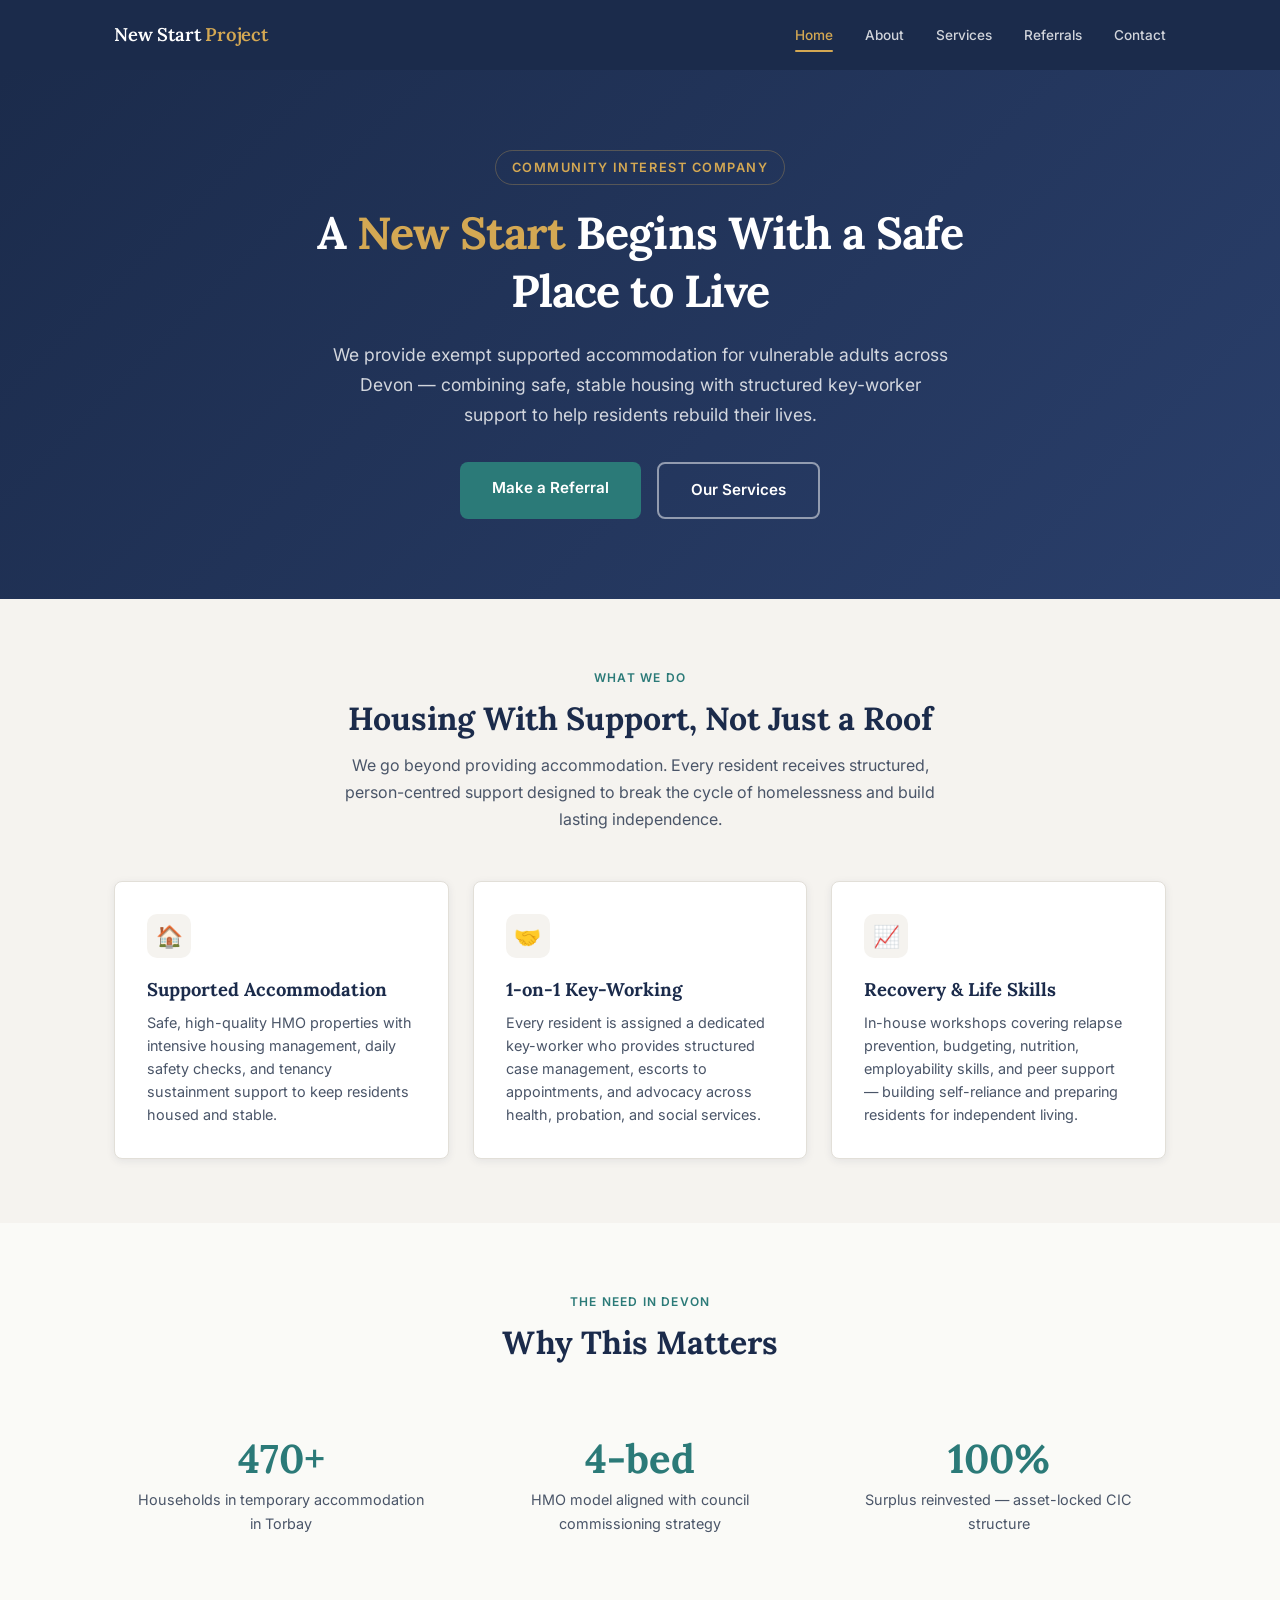
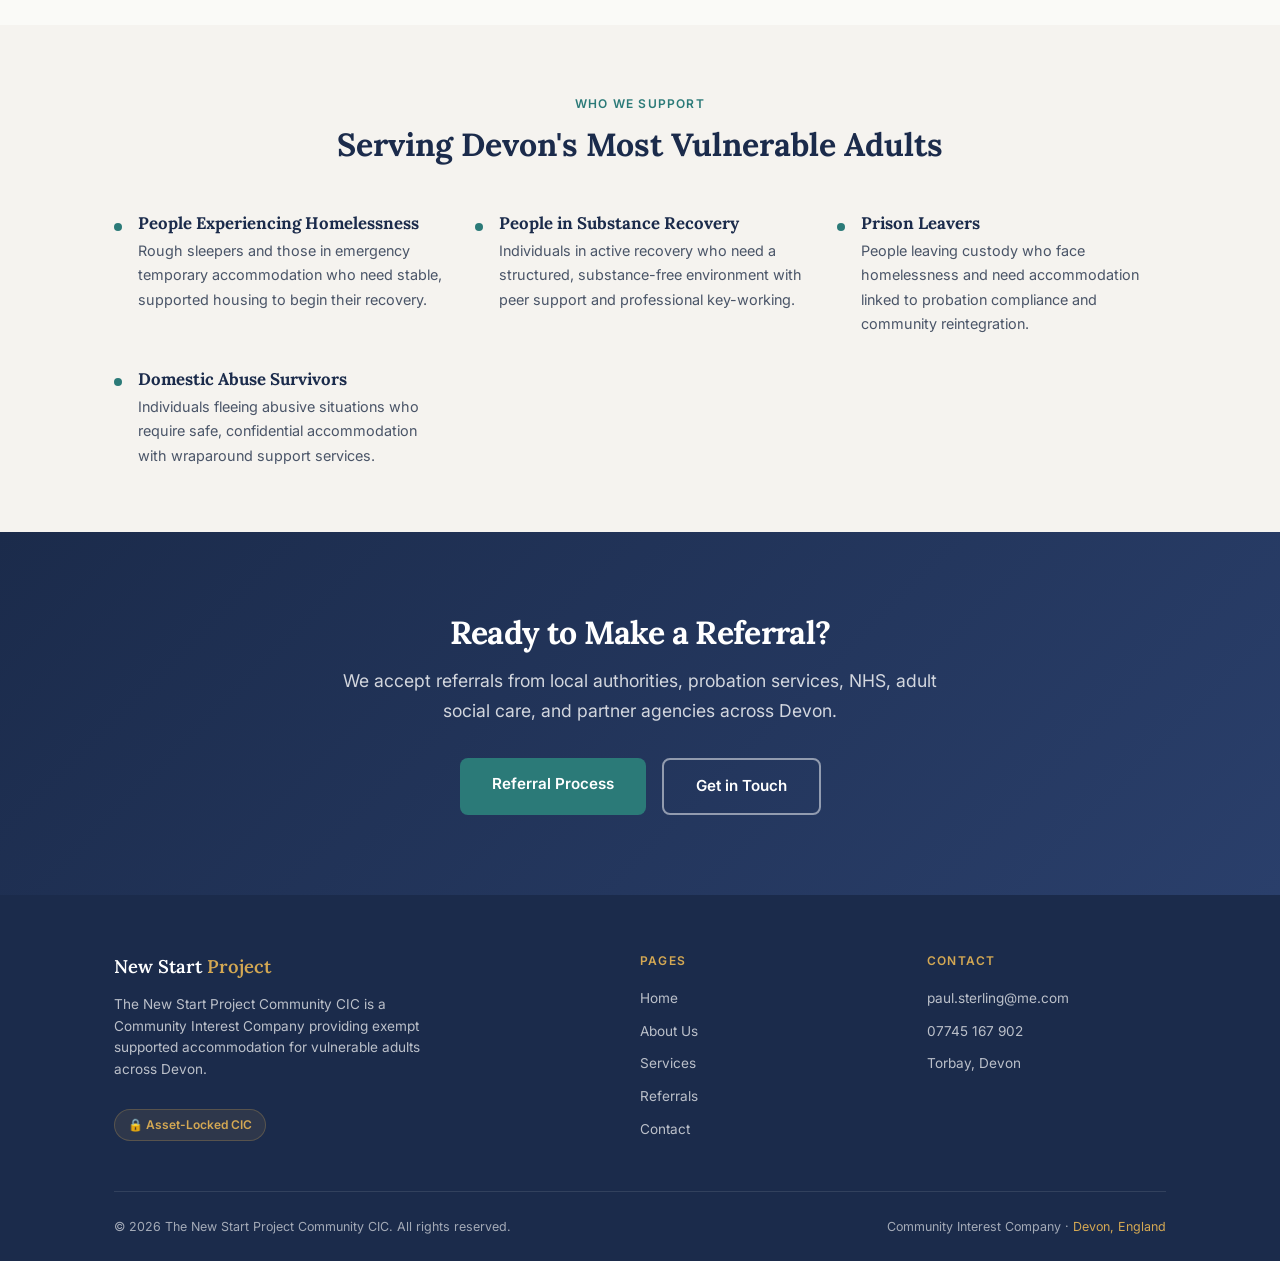
<file: index.html>
<!DOCTYPE html>
<html lang="en">
<head>
  <meta charset="UTF-8">
  <meta name="viewport" content="width=device-width, initial-scale=1.0">
  <title>The New Start Project Community CIC | Supported Housing in Devon</title>
  <meta name="description" content="Exempt supported accommodation for vulnerable adults in Torbay, Devon. Safe housing with structured support for people experiencing homelessness, in recovery, or leaving prison.">
  <link rel="stylesheet" href="style.css">
</head>
<body>

  <nav class="site-nav">
    <div class="nav-inner">
      <a href="index.html" class="nav-brand">New Start <span>Project</span></a>
      <button class="nav-toggle" onclick="document.querySelector('.nav-links').classList.toggle('open')" aria-label="Menu">
        <span></span><span></span><span></span>
      </button>
      <ul class="nav-links">
        <li><a href="index.html" class="active">Home</a></li>
        <li><a href="about.html">About</a></li>
        <li><a href="services.html">Services</a></li>
        <li><a href="referrals.html">Referrals</a></li>
        <li><a href="contact.html">Contact</a></li>
      </ul>
    </div>
  </nav>

  <section class="hero">
    <div class="hero-inner">
      <div class="hero-tag">Community Interest Company</div>
      <h1>A <em>New Start</em> Begins With a Safe Place to Live</h1>
      <p>We provide exempt supported accommodation for vulnerable adults across Devon — combining safe, stable housing with structured key-worker support to help residents rebuild their lives.</p>
      <div class="hero-buttons">
        <a href="referrals.html" class="hero-cta">Make a Referral</a>
        <a href="services.html" class="hero-cta-outline">Our Services</a>
      </div>
    </div>
  </section>

  <div class="section section-alt">
    <div class="section-inner">
      <div class="section-header">
        <div class="section-label">What We Do</div>
        <h2>Housing With Support, Not Just a Roof</h2>
        <p>We go beyond providing accommodation. Every resident receives structured, person-centred support designed to break the cycle of homelessness and build lasting independence.</p>
      </div>
      <div class="cards-grid">
        <div class="card">
          <div class="card-icon">🏠</div>
          <h3>Supported Accommodation</h3>
          <p>Safe, high-quality HMO properties with intensive housing management, daily safety checks, and tenancy sustainment support to keep residents housed and stable.</p>
        </div>
        <div class="card">
          <div class="card-icon">🤝</div>
          <h3>1-on-1 Key-Working</h3>
          <p>Every resident is assigned a dedicated key-worker who provides structured case management, escorts to appointments, and advocacy across health, probation, and social services.</p>
        </div>
        <div class="card">
          <div class="card-icon">📈</div>
          <h3>Recovery &amp; Life Skills</h3>
          <p>In-house workshops covering relapse prevention, budgeting, nutrition, employability skills, and peer support — building self-reliance and preparing residents for independent living.</p>
        </div>
      </div>
    </div>
  </div>

  <div class="section">
    <div class="section-inner">
      <div class="section-header">
        <div class="section-label">The Need in Devon</div>
        <h2>Why This Matters</h2>
      </div>
      <div class="stats-row">
        <div class="stat">
          <div class="stat-number">470+</div>
          <div class="stat-label">Households in temporary accommodation in Torbay</div>
        </div>
        <div class="stat">
          <div class="stat-number">4-bed</div>
          <div class="stat-label">HMO model aligned with council commissioning strategy</div>
        </div>
        <div class="stat">
          <div class="stat-number">100%</div>
          <div class="stat-label">Surplus reinvested — asset-locked CIC structure</div>
        </div>
      </div>
    </div>
  </div>

  <div class="section section-alt">
    <div class="section-inner">
      <div class="section-header">
        <div class="section-label">Who We Support</div>
        <h2>Serving Devon's Most Vulnerable Adults</h2>
      </div>
      <div class="feature-list">
        <div class="feature">
          <div class="feature-marker"></div>
          <div>
            <h4>People Experiencing Homelessness</h4>
            <p>Rough sleepers and those in emergency temporary accommodation who need stable, supported housing to begin their recovery.</p>
          </div>
        </div>
        <div class="feature">
          <div class="feature-marker"></div>
          <div>
            <h4>People in Substance Recovery</h4>
            <p>Individuals in active recovery who need a structured, substance-free environment with peer support and professional key-working.</p>
          </div>
        </div>
        <div class="feature">
          <div class="feature-marker"></div>
          <div>
            <h4>Prison Leavers</h4>
            <p>People leaving custody who face homelessness and need accommodation linked to probation compliance and community reintegration.</p>
          </div>
        </div>
        <div class="feature">
          <div class="feature-marker"></div>
          <div>
            <h4>Domestic Abuse Survivors</h4>
            <p>Individuals fleeing abusive situations who require safe, confidential accommodation with wraparound support services.</p>
          </div>
        </div>
      </div>
    </div>
  </div>

  <section class="hero">
    <div class="hero-inner">
      <h2 style="color: var(--white); font-size: 2rem;">Ready to Make a Referral?</h2>
      <p>We accept referrals from local authorities, probation services, NHS, adult social care, and partner agencies across Devon.</p>
      <div class="hero-buttons">
        <a href="referrals.html" class="hero-cta">Referral Process</a>
        <a href="contact.html" class="hero-cta-outline">Get in Touch</a>
      </div>
    </div>
  </section>

  <footer class="site-footer">
    <div class="footer-inner">
      <div class="footer-grid">
        <div>
          <div class="footer-brand">New Start <span>Project</span></div>
          <p class="footer-desc">The New Start Project Community CIC is a Community Interest Company providing exempt supported accommodation for vulnerable adults across Devon.</p>
          <div class="cic-badge" style="margin-top: 0.75rem;">🔒 Asset-Locked CIC</div>
        </div>
        <div>
          <div class="footer-heading">Pages</div>
          <ul class="footer-links">
            <li><a href="index.html">Home</a></li>
            <li><a href="about.html">About Us</a></li>
            <li><a href="services.html">Services</a></li>
            <li><a href="referrals.html">Referrals</a></li>
            <li><a href="contact.html">Contact</a></li>
          </ul>
        </div>
        <div>
          <div class="footer-heading">Contact</div>
          <ul class="footer-links">
            <li><a href="mailto:paul.sterling@me.com">paul.sterling@me.com</a></li>
            <li><a href="tel:07745167902">07745 167 902</a></li>
            <li>Torbay, Devon</li>
          </ul>
        </div>
      </div>
      <div class="footer-bottom">
        <div>&copy; 2026 The New Start Project Community CIC. All rights reserved.</div>
        <div>Community Interest Company &middot; <span>Devon, England</span></div>
      </div>
    </div>
  </footer>

</body>
</html>
</file>
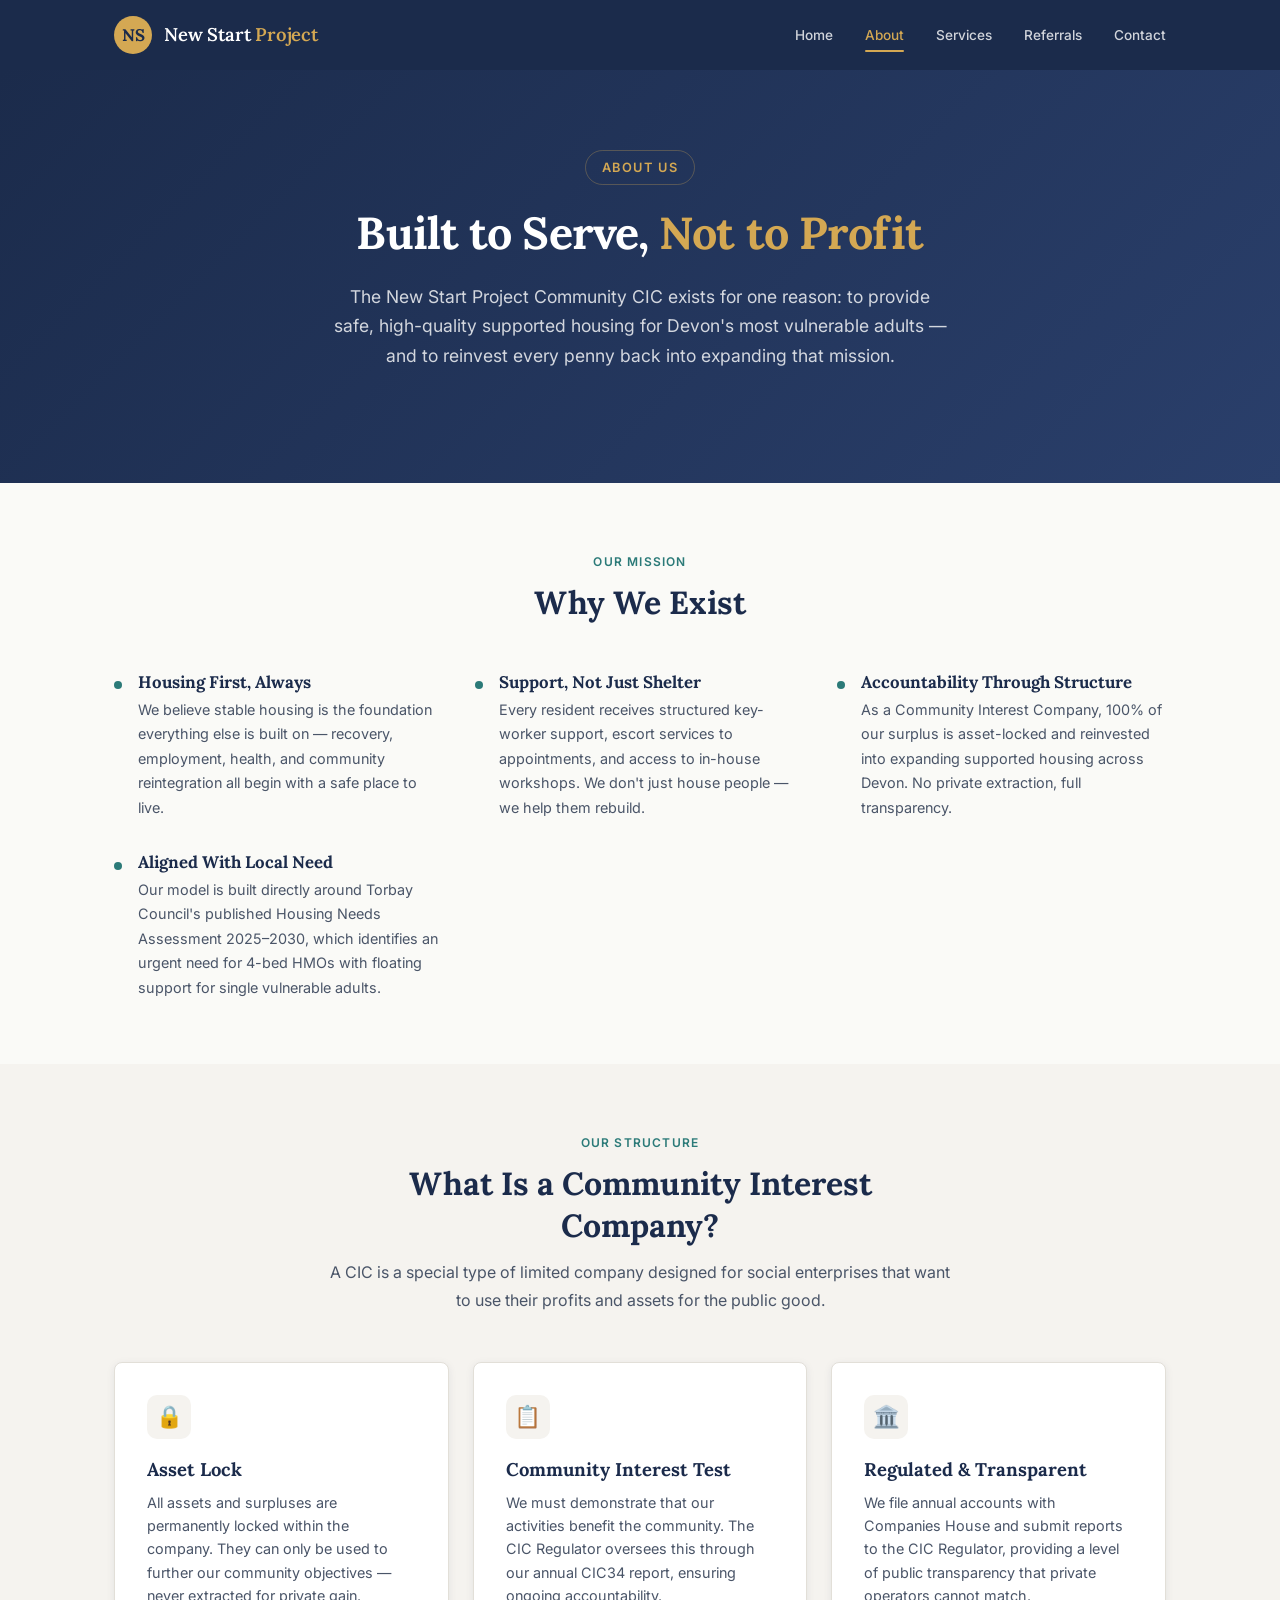
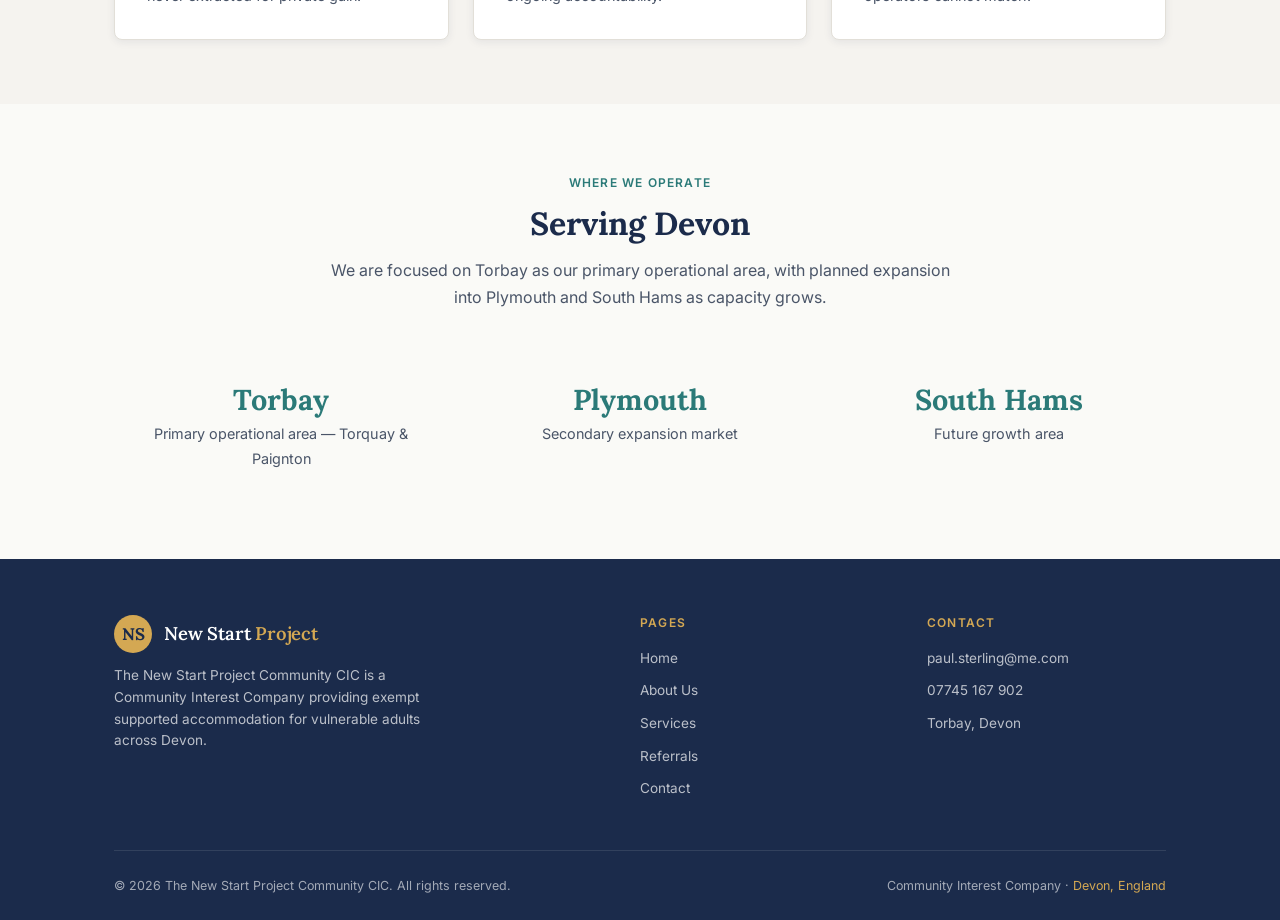
<file: about.html>
<!DOCTYPE html>
<html lang="en">
<head>
  <meta charset="UTF-8">
  <meta name="viewport" content="width=device-width, initial-scale=1.0">
  <title>About Us | The New Start Project Community CIC</title>
  <meta name="description" content="Learn about The New Start Project Community CIC — our mission, values, and commitment to providing supported housing for vulnerable adults in Devon.">
  <link rel="preconnect" href="https://fonts.googleapis.com">
  <link href="https://fonts.googleapis.com/css2?family=Inter:wght@400;500;600;700;800&display=swap" rel="stylesheet">
  <link rel="stylesheet" href="style.css">
</head>
<body>

  <header>
    <div class="nav-container">
      <a href="index.html" class="logo">
        <div class="logo-icon">NS</div>
        <div class="logo-text">New Start <span>Project</span></div>
      </a>
      <button class="nav-toggle" onclick="document.querySelector('nav ul').classList.toggle('open')" aria-label="Toggle menu">
        <span></span><span></span><span></span>
      </button>
      <nav>
        <ul>
          <li><a href="index.html">Home</a></li>
          <li><a href="about.html" class="active">About</a></li>
          <li><a href="services.html">Services</a></li>
          <li><a href="referrals.html">Referrals</a></li>
          <li><a href="contact.html">Contact</a></li>
        </ul>
      </nav>
    </div>
  </header>

  <section class="hero">
    <div class="container">
      <div class="hero-badge">About Us</div>
      <h1>Built to Serve, <span>Not to Profit</span></h1>
      <p>The New Start Project Community CIC exists for one reason: to provide safe, high-quality supported housing for Devon's most vulnerable adults — and to reinvest every penny back into expanding that mission.</p>
    </div>
  </section>

  <!-- MISSION -->
  <section>
    <div class="container">
      <div class="section-header">
        <div class="section-label">Our Mission</div>
        <h2>Why We Exist</h2>
      </div>
      <div class="feature-list">
        <div class="feature">
          <div class="feature-marker"></div>
          <div>
            <h4>Housing First, Always</h4>
            <p>We believe stable housing is the foundation everything else is built on — recovery, employment, health, and community reintegration all begin with a safe place to live.</p>
          </div>
        </div>
        <div class="feature">
          <div class="feature-marker"></div>
          <div>
            <h4>Support, Not Just Shelter</h4>
            <p>Every resident receives structured key-worker support, escort services to appointments, and access to in-house workshops. We don't just house people — we help them rebuild.</p>
          </div>
        </div>
        <div class="feature">
          <div class="feature-marker"></div>
          <div>
            <h4>Accountability Through Structure</h4>
            <p>As a Community Interest Company, 100% of our surplus is asset-locked and reinvested into expanding supported housing across Devon. No private extraction, full transparency.</p>
          </div>
        </div>
        <div class="feature">
          <div class="feature-marker"></div>
          <div>
            <h4>Aligned With Local Need</h4>
            <p>Our model is built directly around Torbay Council's published Housing Needs Assessment 2025–2030, which identifies an urgent need for 4-bed HMOs with floating support for single vulnerable adults.</p>
          </div>
        </div>
      </div>
    </div>
  </section>

  <!-- CIC STRUCTURE -->
  <section>
    <div class="container">
      <div class="section-header">
        <div class="section-label">Our Structure</div>
        <h2>What Is a Community Interest Company?</h2>
        <p>A CIC is a special type of limited company designed for social enterprises that want to use their profits and assets for the public good.</p>
      </div>
      <div class="card-grid">
        <div class="card">
          <div class="card-icon">🔒</div>
          <h3>Asset Lock</h3>
          <p>All assets and surpluses are permanently locked within the company. They can only be used to further our community objectives — never extracted for private gain.</p>
        </div>
        <div class="card">
          <div class="card-icon">📋</div>
          <h3>Community Interest Test</h3>
          <p>We must demonstrate that our activities benefit the community. The CIC Regulator oversees this through our annual CIC34 report, ensuring ongoing accountability.</p>
        </div>
        <div class="card">
          <div class="card-icon">🏛️</div>
          <h3>Regulated &amp; Transparent</h3>
          <p>We file annual accounts with Companies House and submit reports to the CIC Regulator, providing a level of public transparency that private operators cannot match.</p>
        </div>
      </div>
    </div>
  </section>

  <!-- AREA -->
  <section>
    <div class="container">
      <div class="section-header">
        <div class="section-label">Where We Operate</div>
        <h2>Serving Devon</h2>
        <p>We are focused on Torbay as our primary operational area, with planned expansion into Plymouth and South Hams as capacity grows.</p>
      </div>
      <div class="stats-row">
        <div class="stat">
          <div class="stat-number" style="font-size: 1.8rem;">Torbay</div>
          <div class="stat-label">Primary operational area — Torquay &amp; Paignton</div>
        </div>
        <div class="stat">
          <div class="stat-number" style="font-size: 1.8rem;">Plymouth</div>
          <div class="stat-label">Secondary expansion market</div>
        </div>
        <div class="stat">
          <div class="stat-number" style="font-size: 1.8rem;">South Hams</div>
          <div class="stat-label">Future growth area</div>
        </div>
      </div>
    </div>
  </section>

  <footer>
    <div class="container">
      <div class="footer-grid">
        <div class="footer-brand">
          <div class="logo" style="margin-bottom: 0.5rem;">
            <div class="logo-icon">NS</div>
            <div class="logo-text">New Start <span>Project</span></div>
          </div>
          <p>The New Start Project Community CIC is a Community Interest Company providing exempt supported accommodation for vulnerable adults across Devon.</p>
        </div>
        <div>
          <h4>PAGES</h4>
          <ul>
            <li><a href="index.html">Home</a></li>
            <li><a href="about.html">About Us</a></li>
            <li><a href="services.html">Services</a></li>
            <li><a href="referrals.html">Referrals</a></li>
            <li><a href="contact.html">Contact</a></li>
          </ul>
        </div>
        <div>
          <h4>CONTACT</h4>
          <ul>
            <li><a href="mailto:paul.sterling@me.com">paul.sterling@me.com</a></li>
            <li><a href="tel:07745167902">07745 167 902</a></li>
            <li><a href="#">Torbay, Devon</a></li>
          </ul>
        </div>
      </div>
      <div class="footer-bottom">
        <div>&copy; 2026 The New Start Project Community CIC. All rights reserved.</div>
        <div>Community Interest Company &middot; <span>Devon, England</span></div>
      </div>
    </div>
  </footer>

</body>
</html>
</file>
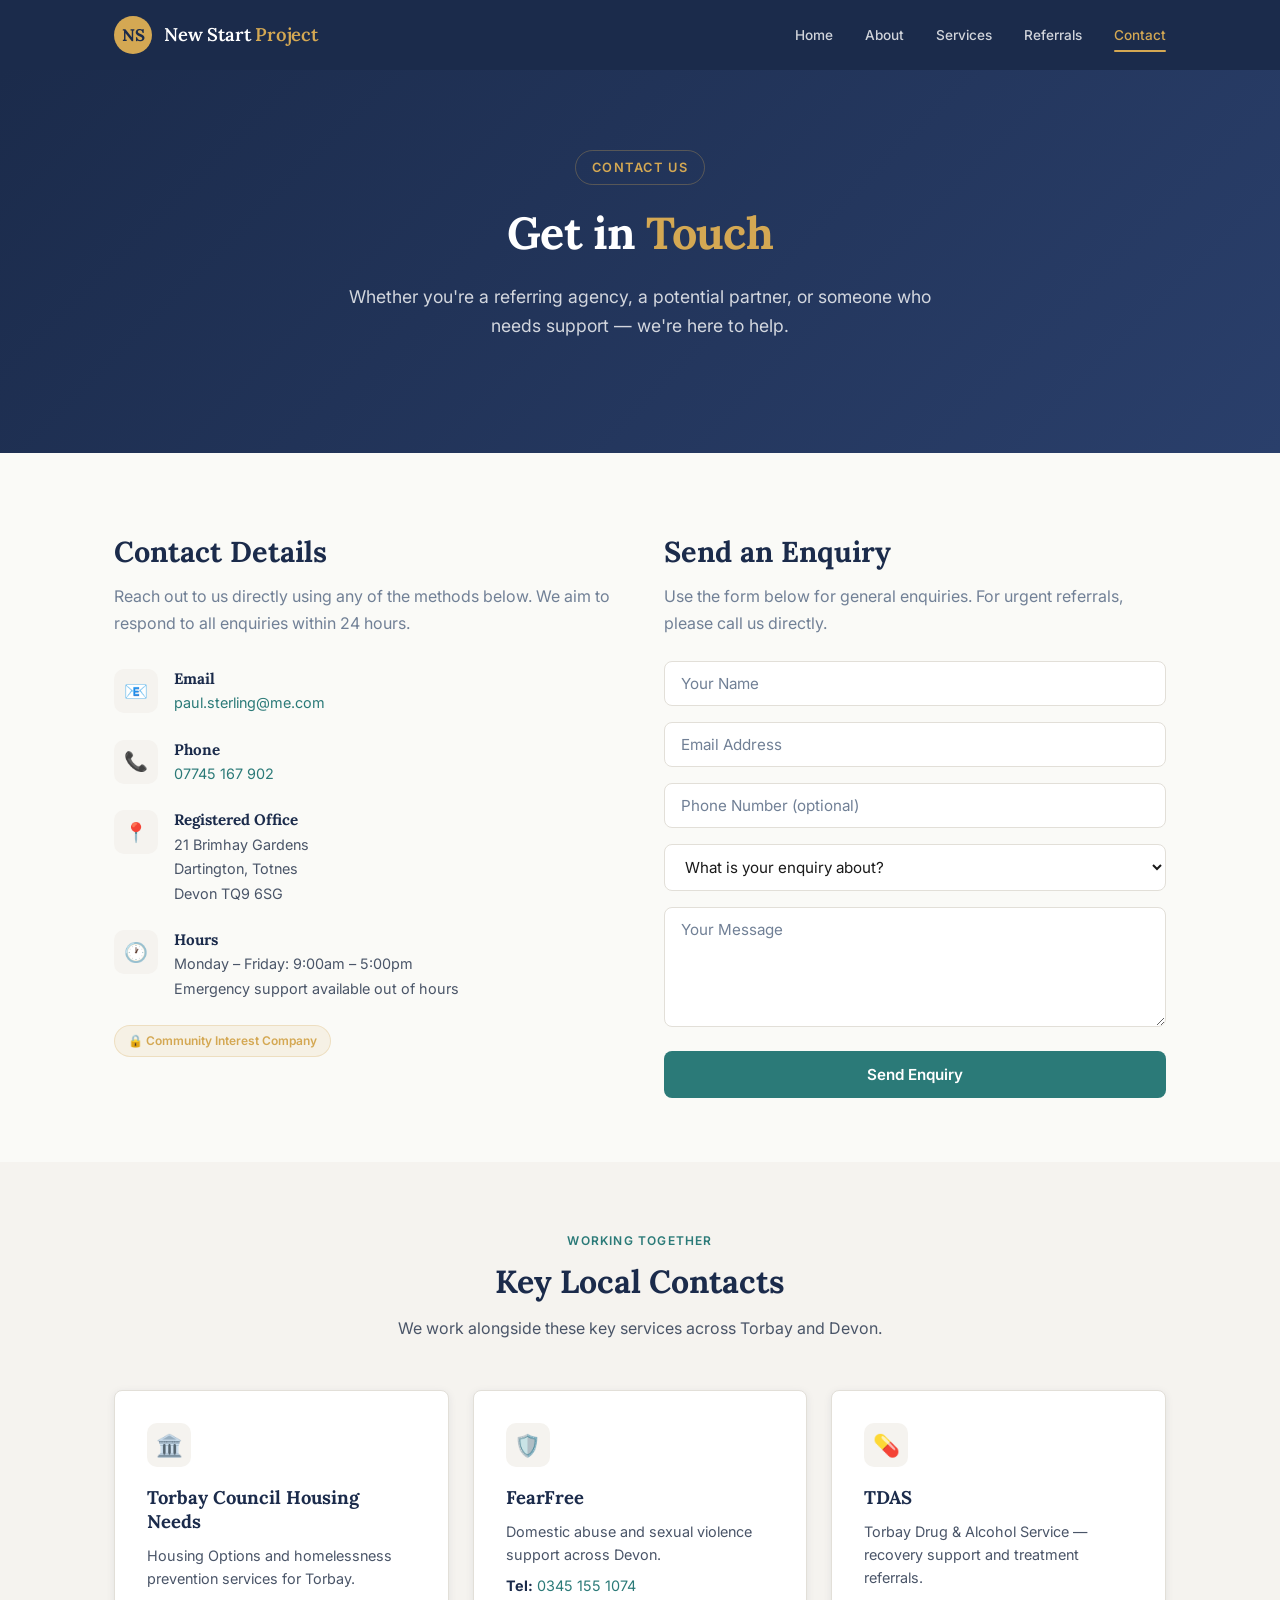
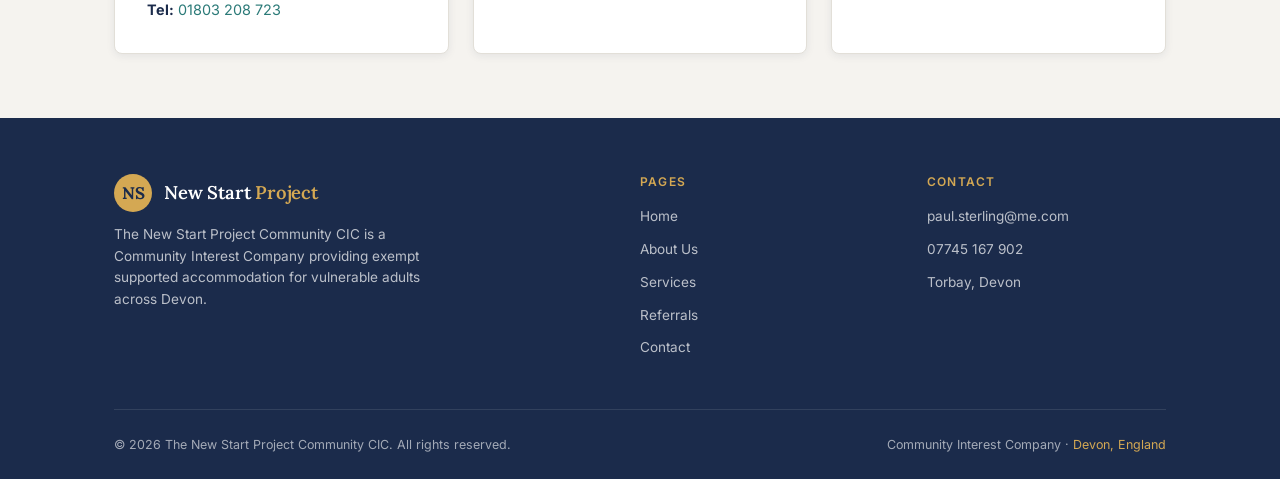
<file: contact.html>
<!DOCTYPE html>
<html lang="en">
<head>
  <meta charset="UTF-8">
  <meta name="viewport" content="width=device-width, initial-scale=1.0">
  <title>Contact | The New Start Project Community CIC</title>
  <meta name="description" content="Get in touch with The New Start Project Community CIC. Contact us about referrals, partnerships, or general enquiries.">
  <link rel="preconnect" href="https://fonts.googleapis.com">
  <link href="https://fonts.googleapis.com/css2?family=Inter:wght@400;500;600;700;800&display=swap" rel="stylesheet">
  <link rel="stylesheet" href="style.css">
</head>
<body>

  <header>
    <div class="nav-container">
      <a href="index.html" class="logo">
        <div class="logo-icon">NS</div>
        <div class="logo-text">New Start <span>Project</span></div>
      </a>
      <button class="nav-toggle" onclick="document.querySelector('nav ul').classList.toggle('open')" aria-label="Toggle menu">
        <span></span><span></span><span></span>
      </button>
      <nav>
        <ul>
          <li><a href="index.html">Home</a></li>
          <li><a href="about.html">About</a></li>
          <li><a href="services.html">Services</a></li>
          <li><a href="referrals.html">Referrals</a></li>
          <li><a href="contact.html" class="active">Contact</a></li>
        </ul>
      </nav>
    </div>
  </header>

  <section class="hero">
    <div class="container">
      <div class="hero-badge">Contact Us</div>
      <h1>Get in <span>Touch</span></h1>
      <p>Whether you're a referring agency, a potential partner, or someone who needs support — we're here to help.</p>
    </div>
  </section>

  <section>
    <div class="container">
      <div class="contact-grid">
        <!-- LEFT: CONTACT INFO -->
        <div>
          <h2>Contact Details</h2>
          <p style="color: var(--text-light); margin-bottom: 2rem;">Reach out to us directly using any of the methods below. We aim to respond to all enquiries within 24 hours.</p>

          <div class="contact-info-block">
            <div class="contact-icon">📧</div>
            <div>
              <h4>Email</h4>
              <p><a href="mailto:paul.sterling@me.com">paul.sterling@me.com</a></p>
            </div>
          </div>

          <div class="contact-info-block">
            <div class="contact-icon">📞</div>
            <div>
              <h4>Phone</h4>
              <p><a href="tel:07745167902">07745 167 902</a></p>
            </div>
          </div>

          <div class="contact-info-block">
            <div class="contact-icon">📍</div>
            <div>
              <h4>Registered Office</h4>
              <p>21 Brimhay Gardens<br>Dartington, Totnes<br>Devon TQ9 6SG</p>
            </div>
          </div>

          <div class="contact-info-block">
            <div class="contact-icon">🕐</div>
            <div>
              <h4>Hours</h4>
              <p>Monday – Friday: 9:00am – 5:00pm<br>Emergency support available out of hours</p>
            </div>
          </div>

          <div style="margin-top: 1.5rem;">
            <div class="cic-badge">🔒 Community Interest Company</div>
          </div>
        </div>

        <!-- RIGHT: ENQUIRY FORM -->
        <div>
          <h2>Send an Enquiry</h2>
          <p style="color: var(--text-light); margin-bottom: 1.5rem;">Use the form below for general enquiries. For urgent referrals, please call us directly.</p>

          <div class="contact-form">
            <input type="text" placeholder="Your Name" required>
            <input type="email" placeholder="Email Address" required>
            <input type="tel" placeholder="Phone Number (optional)">
            <select>
              <option value="" disabled selected>What is your enquiry about?</option>
              <option value="referral">Making a Referral</option>
              <option value="partnership">Partnership / Agency Enquiry</option>
              <option value="general">General Enquiry</option>
              <option value="support">I Need Support</option>
            </select>
            <textarea placeholder="Your Message" required></textarea>
            <button class="btn btn-primary" style="width: 100%;" onclick="alert('Thank you for your enquiry. This form is not yet active — please contact us directly at paul.sterling@me.com or 07745 167 902.')">Send Enquiry</button>
          </div>
        </div>
      </div>
    </div>
  </section>

  <!-- KEY PARTNERS -->
  <section>
    <div class="container">
      <div class="section-header">
        <div class="section-label">Working Together</div>
        <h2>Key Local Contacts</h2>
        <p>We work alongside these key services across Torbay and Devon.</p>
      </div>
      <div class="card-grid">
        <div class="card">
          <div class="card-icon">🏛️</div>
          <h3>Torbay Council Housing Needs</h3>
          <p>Housing Options and homelessness prevention services for Torbay.</p>
          <p style="margin-top: 0.5rem;"><strong>Tel:</strong> <a href="tel:01803208723">01803 208 723</a></p>
        </div>
        <div class="card">
          <div class="card-icon">🛡️</div>
          <h3>FearFree</h3>
          <p>Domestic abuse and sexual violence support across Devon.</p>
          <p style="margin-top: 0.5rem;"><strong>Tel:</strong> <a href="tel:03451551074">0345 155 1074</a></p>
        </div>
        <div class="card">
          <div class="card-icon">💊</div>
          <h3>TDAS</h3>
          <p>Torbay Drug &amp; Alcohol Service — recovery support and treatment referrals.</p>
        </div>
      </div>
    </div>
  </section>

  <footer>
    <div class="container">
      <div class="footer-grid">
        <div class="footer-brand">
          <div class="logo" style="margin-bottom: 0.5rem;">
            <div class="logo-icon">NS</div>
            <div class="logo-text">New Start <span>Project</span></div>
          </div>
          <p>The New Start Project Community CIC is a Community Interest Company providing exempt supported accommodation for vulnerable adults across Devon.</p>
        </div>
        <div>
          <h4>PAGES</h4>
          <ul>
            <li><a href="index.html">Home</a></li>
            <li><a href="about.html">About Us</a></li>
            <li><a href="services.html">Services</a></li>
            <li><a href="referrals.html">Referrals</a></li>
            <li><a href="contact.html">Contact</a></li>
          </ul>
        </div>
        <div>
          <h4>CONTACT</h4>
          <ul>
            <li><a href="mailto:paul.sterling@me.com">paul.sterling@me.com</a></li>
            <li><a href="tel:07745167902">07745 167 902</a></li>
            <li><a href="#">Torbay, Devon</a></li>
          </ul>
        </div>
      </div>
      <div class="footer-bottom">
        <div>&copy; 2026 The New Start Project Community CIC. All rights reserved.</div>
        <div>Community Interest Company &middot; <span>Devon, England</span></div>
      </div>
    </div>
  </footer>

</body>
</html>
</file>
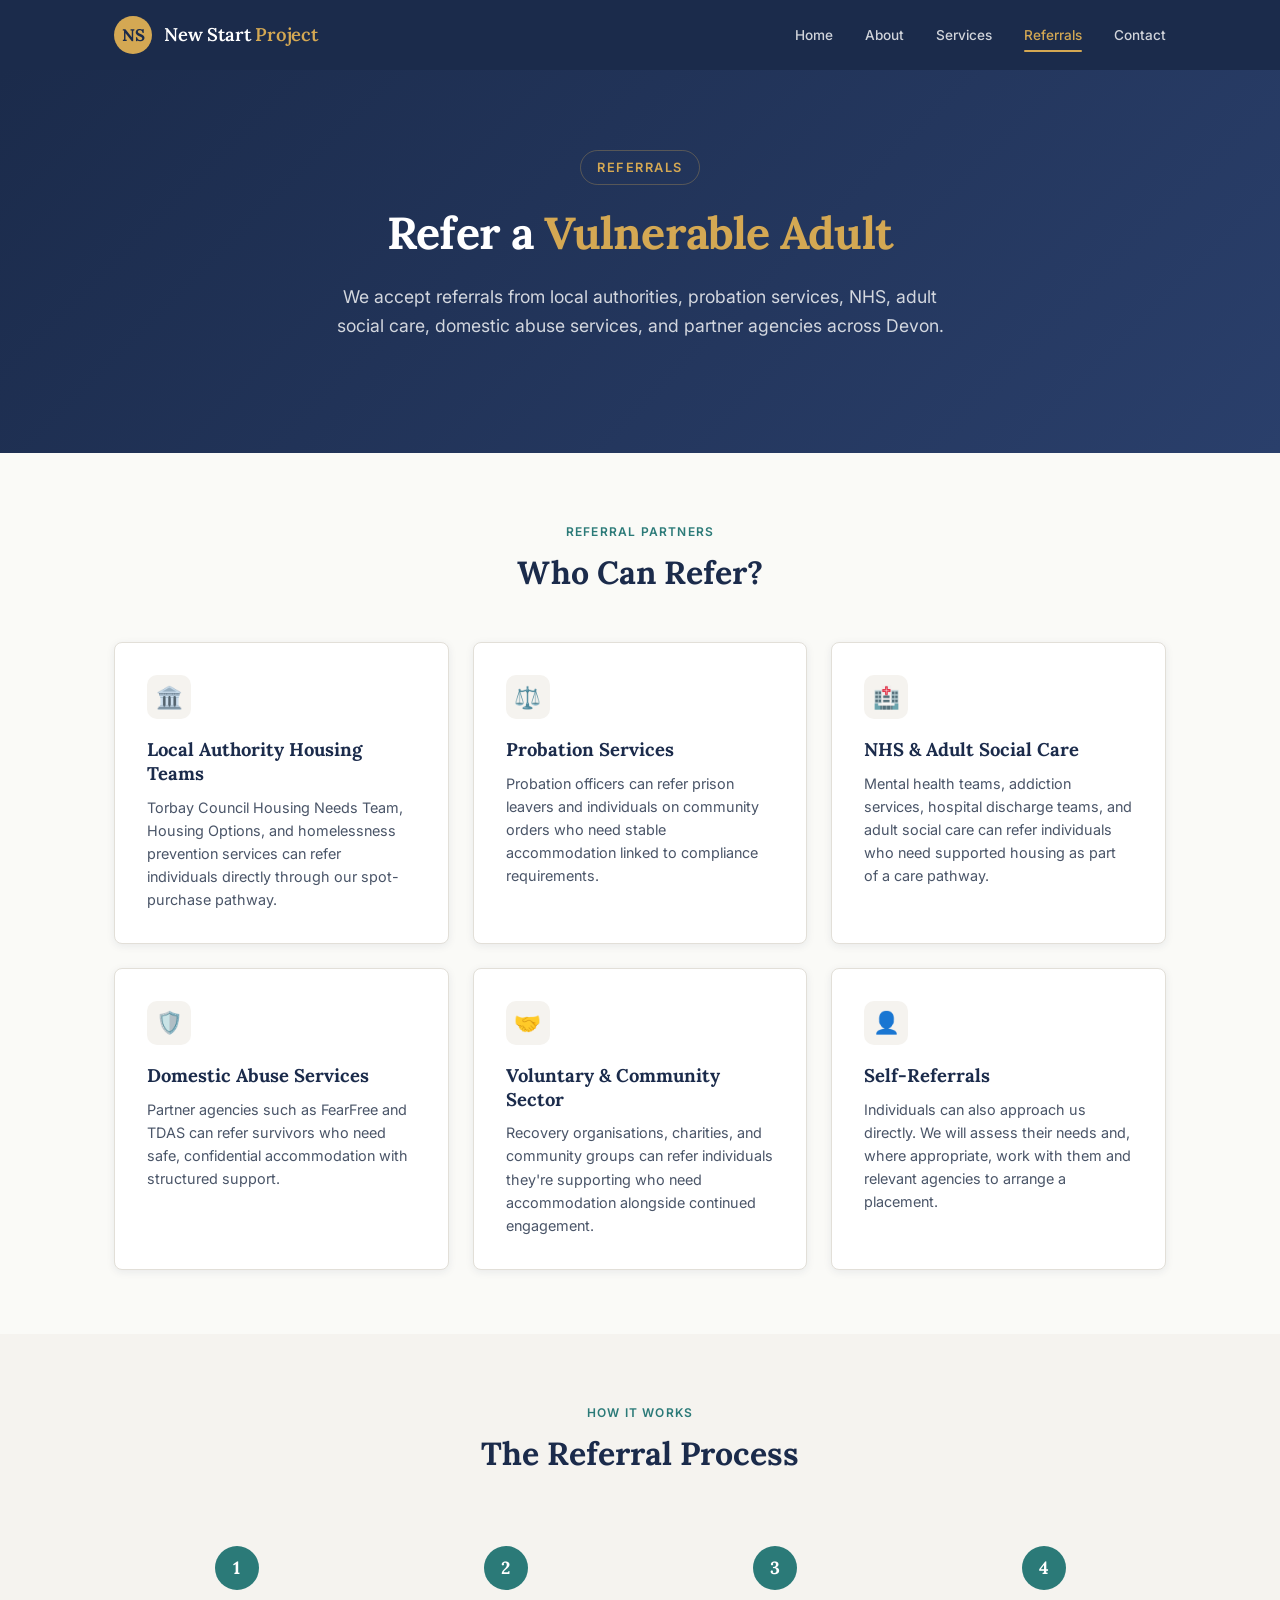
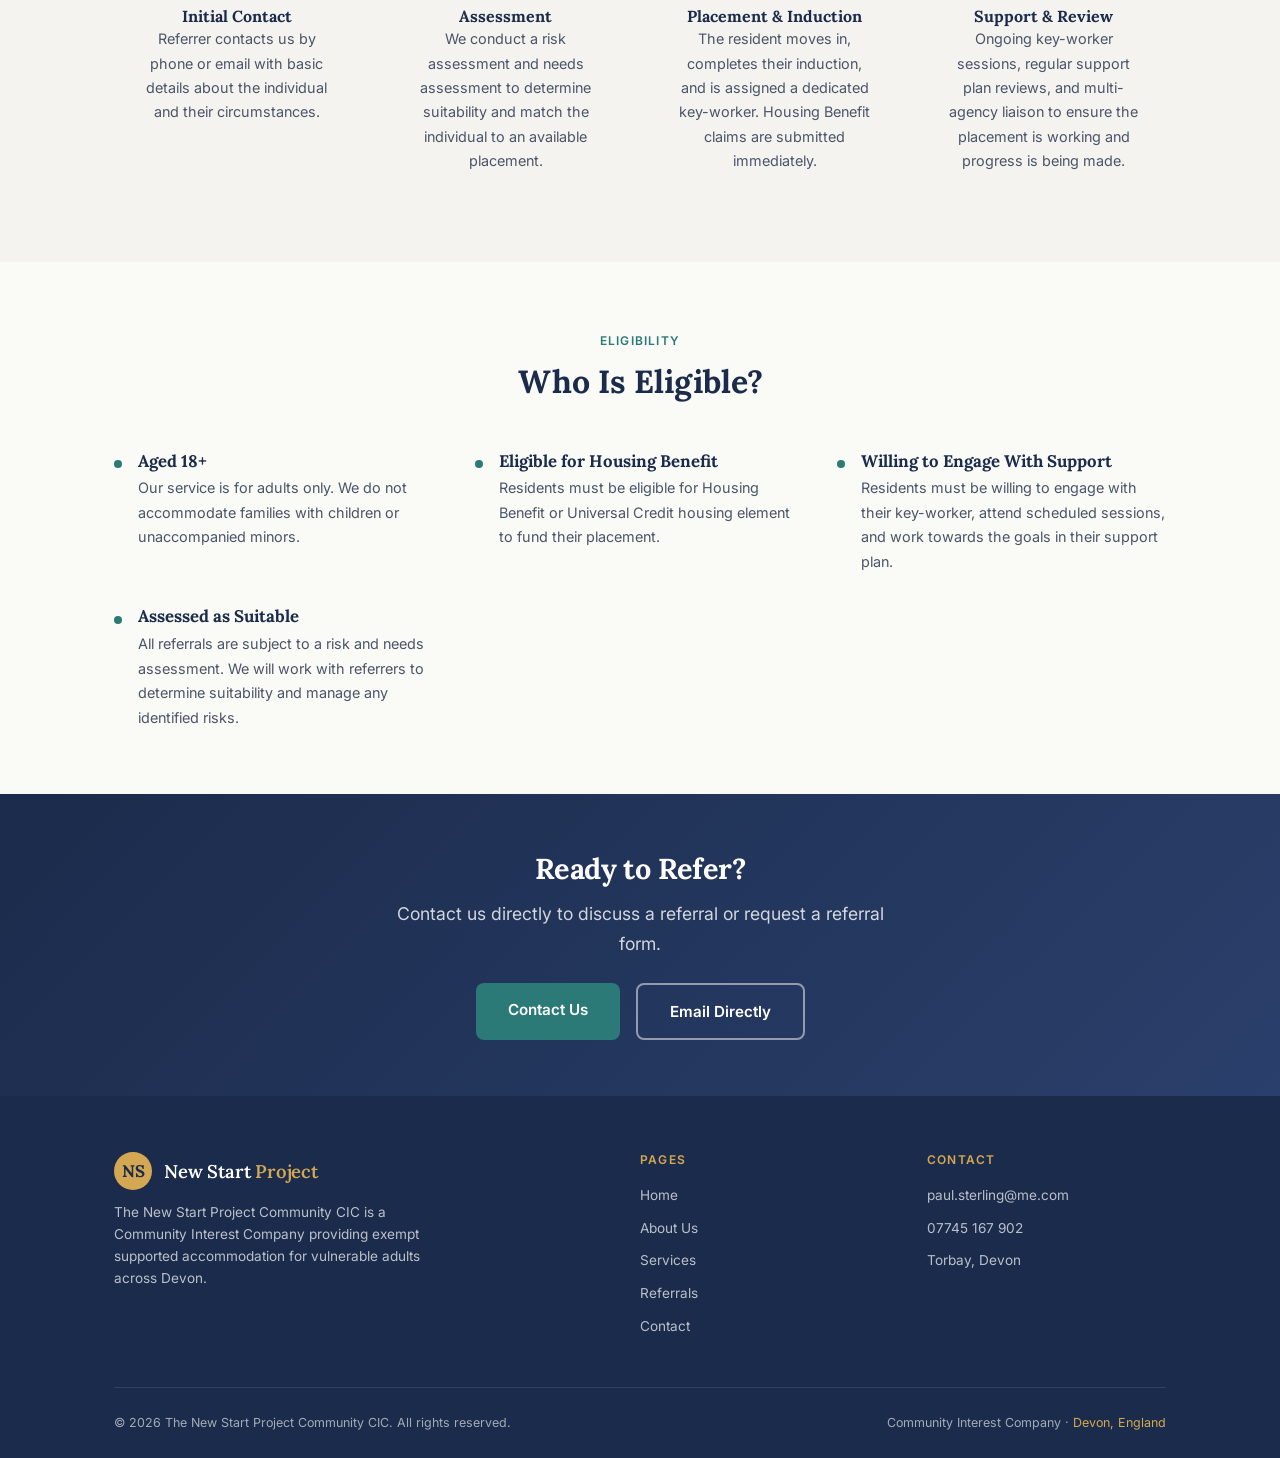
<file: referrals.html>
<!DOCTYPE html>
<html lang="en">
<head>
  <meta charset="UTF-8">
  <meta name="viewport" content="width=device-width, initial-scale=1.0">
  <title>Referrals | The New Start Project Community CIC</title>
  <meta name="description" content="How to refer vulnerable adults to our supported housing service. We accept referrals from local authorities, probation, NHS, and partner agencies across Devon.">
  <link rel="preconnect" href="https://fonts.googleapis.com">
  <link href="https://fonts.googleapis.com/css2?family=Inter:wght@400;500;600;700;800&display=swap" rel="stylesheet">
  <link rel="stylesheet" href="style.css">
</head>
<body>

  <header>
    <div class="nav-container">
      <a href="index.html" class="logo">
        <div class="logo-icon">NS</div>
        <div class="logo-text">New Start <span>Project</span></div>
      </a>
      <button class="nav-toggle" onclick="document.querySelector('nav ul').classList.toggle('open')" aria-label="Toggle menu">
        <span></span><span></span><span></span>
      </button>
      <nav>
        <ul>
          <li><a href="index.html">Home</a></li>
          <li><a href="about.html">About</a></li>
          <li><a href="services.html">Services</a></li>
          <li><a href="referrals.html" class="active">Referrals</a></li>
          <li><a href="contact.html">Contact</a></li>
        </ul>
      </nav>
    </div>
  </header>

  <section class="hero">
    <div class="container">
      <div class="hero-badge">Referrals</div>
      <h1>Refer a <span>Vulnerable Adult</span></h1>
      <p>We accept referrals from local authorities, probation services, NHS, adult social care, domestic abuse services, and partner agencies across Devon.</p>
    </div>
  </section>

  <!-- WHO CAN REFER -->
  <section>
    <div class="container">
      <div class="section-header">
        <div class="section-label">Referral Partners</div>
        <h2>Who Can Refer?</h2>
      </div>
      <div class="card-grid">
        <div class="card">
          <div class="card-icon">🏛️</div>
          <h3>Local Authority Housing Teams</h3>
          <p>Torbay Council Housing Needs Team, Housing Options, and homelessness prevention services can refer individuals directly through our spot-purchase pathway.</p>
        </div>
        <div class="card">
          <div class="card-icon">⚖️</div>
          <h3>Probation Services</h3>
          <p>Probation officers can refer prison leavers and individuals on community orders who need stable accommodation linked to compliance requirements.</p>
        </div>
        <div class="card">
          <div class="card-icon">🏥</div>
          <h3>NHS &amp; Adult Social Care</h3>
          <p>Mental health teams, addiction services, hospital discharge teams, and adult social care can refer individuals who need supported housing as part of a care pathway.</p>
        </div>
        <div class="card">
          <div class="card-icon">🛡️</div>
          <h3>Domestic Abuse Services</h3>
          <p>Partner agencies such as FearFree and TDAS can refer survivors who need safe, confidential accommodation with structured support.</p>
        </div>
        <div class="card">
          <div class="card-icon">🤝</div>
          <h3>Voluntary &amp; Community Sector</h3>
          <p>Recovery organisations, charities, and community groups can refer individuals they're supporting who need accommodation alongside continued engagement.</p>
        </div>
        <div class="card">
          <div class="card-icon">👤</div>
          <h3>Self-Referrals</h3>
          <p>Individuals can also approach us directly. We will assess their needs and, where appropriate, work with them and relevant agencies to arrange a placement.</p>
        </div>
      </div>
    </div>
  </section>

  <!-- PROCESS -->
  <section>
    <div class="container">
      <div class="section-header">
        <div class="section-label">How It Works</div>
        <h2>The Referral Process</h2>
      </div>
      <div class="process-steps">
        <div class="step">
          <div class="step-number">1</div>
          <h4>Initial Contact</h4>
          <p>Referrer contacts us by phone or email with basic details about the individual and their circumstances.</p>
        </div>
        <div class="step">
          <div class="step-number">2</div>
          <h4>Assessment</h4>
          <p>We conduct a risk assessment and needs assessment to determine suitability and match the individual to an available placement.</p>
        </div>
        <div class="step">
          <div class="step-number">3</div>
          <h4>Placement &amp; Induction</h4>
          <p>The resident moves in, completes their induction, and is assigned a dedicated key-worker. Housing Benefit claims are submitted immediately.</p>
        </div>
        <div class="step">
          <div class="step-number">4</div>
          <h4>Support &amp; Review</h4>
          <p>Ongoing key-worker sessions, regular support plan reviews, and multi-agency liaison to ensure the placement is working and progress is being made.</p>
        </div>
      </div>
    </div>
  </section>

  <!-- ELIGIBILITY -->
  <section>
    <div class="container">
      <div class="section-header">
        <div class="section-label">Eligibility</div>
        <h2>Who Is Eligible?</h2>
      </div>
      <div class="feature-list">
        <div class="feature">
          <div class="feature-marker"></div>
          <div>
            <h4>Aged 18+</h4>
            <p>Our service is for adults only. We do not accommodate families with children or unaccompanied minors.</p>
          </div>
        </div>
        <div class="feature">
          <div class="feature-marker"></div>
          <div>
            <h4>Eligible for Housing Benefit</h4>
            <p>Residents must be eligible for Housing Benefit or Universal Credit housing element to fund their placement.</p>
          </div>
        </div>
        <div class="feature">
          <div class="feature-marker"></div>
          <div>
            <h4>Willing to Engage With Support</h4>
            <p>Residents must be willing to engage with their key-worker, attend scheduled sessions, and work towards the goals in their support plan.</p>
          </div>
        </div>
        <div class="feature">
          <div class="feature-marker"></div>
          <div>
            <h4>Assessed as Suitable</h4>
            <p>All referrals are subject to a risk and needs assessment. We will work with referrers to determine suitability and manage any identified risks.</p>
          </div>
        </div>
      </div>
    </div>
  </section>

  <!-- CTA -->
  <section class="hero" style="padding: 3.5rem 0;">
    <div class="container">
      <h2 style="color: var(--white); margin-bottom: 0.75rem;">Ready to Refer?</h2>
      <p style="max-width: 500px; margin: 0 auto 1.5rem;">Contact us directly to discuss a referral or request a referral form.</p>
      <div class="btn-group">
        <a href="contact.html" class="btn btn-primary">Contact Us</a>
        <a href="mailto:paul.sterling@me.com" class="btn btn-outline">Email Directly</a>
      </div>
    </div>
  </section>

  <footer>
    <div class="container">
      <div class="footer-grid">
        <div class="footer-brand">
          <div class="logo" style="margin-bottom: 0.5rem;">
            <div class="logo-icon">NS</div>
            <div class="logo-text">New Start <span>Project</span></div>
          </div>
          <p>The New Start Project Community CIC is a Community Interest Company providing exempt supported accommodation for vulnerable adults across Devon.</p>
        </div>
        <div>
          <h4>PAGES</h4>
          <ul>
            <li><a href="index.html">Home</a></li>
            <li><a href="about.html">About Us</a></li>
            <li><a href="services.html">Services</a></li>
            <li><a href="referrals.html">Referrals</a></li>
            <li><a href="contact.html">Contact</a></li>
          </ul>
        </div>
        <div>
          <h4>CONTACT</h4>
          <ul>
            <li><a href="mailto:paul.sterling@me.com">paul.sterling@me.com</a></li>
            <li><a href="tel:07745167902">07745 167 902</a></li>
            <li><a href="#">Torbay, Devon</a></li>
          </ul>
        </div>
      </div>
      <div class="footer-bottom">
        <div>&copy; 2026 The New Start Project Community CIC. All rights reserved.</div>
        <div>Community Interest Company &middot; <span>Devon, England</span></div>
      </div>
    </div>
  </footer>

</body>
</html>
</file>
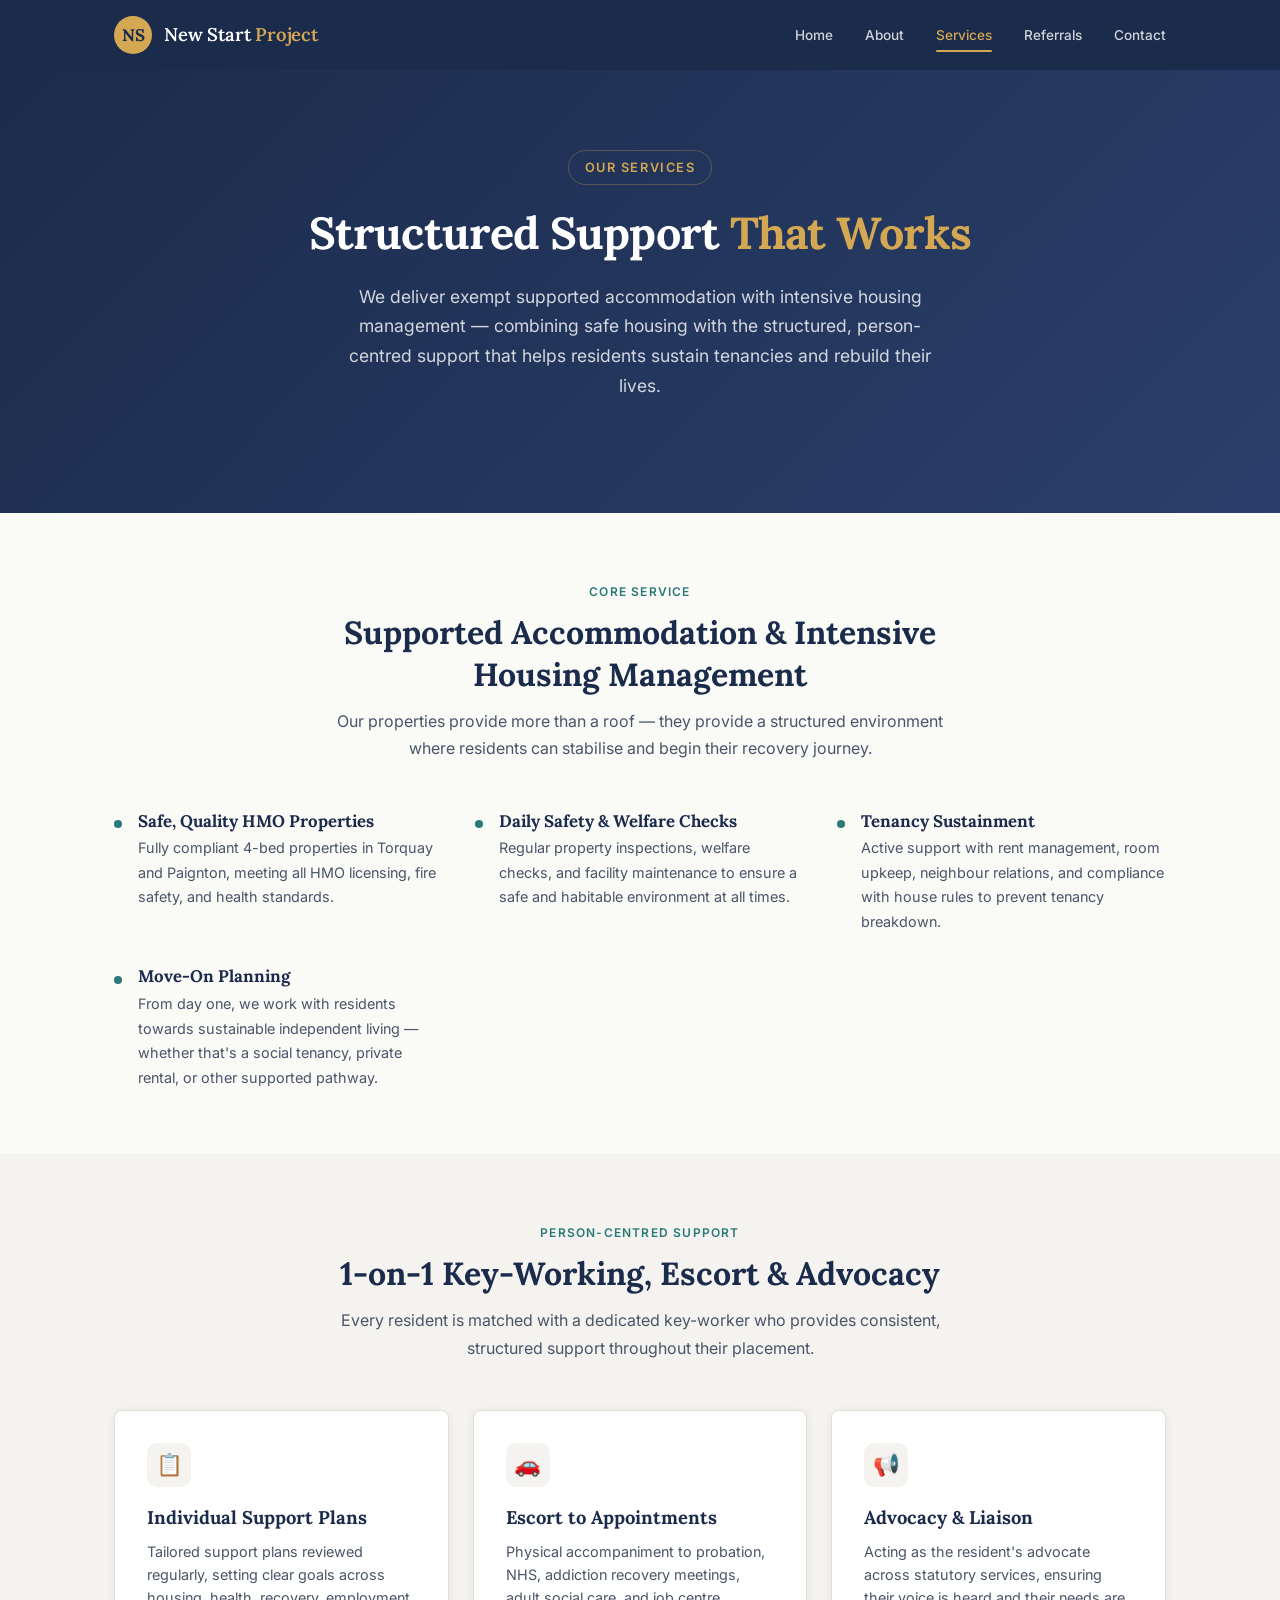
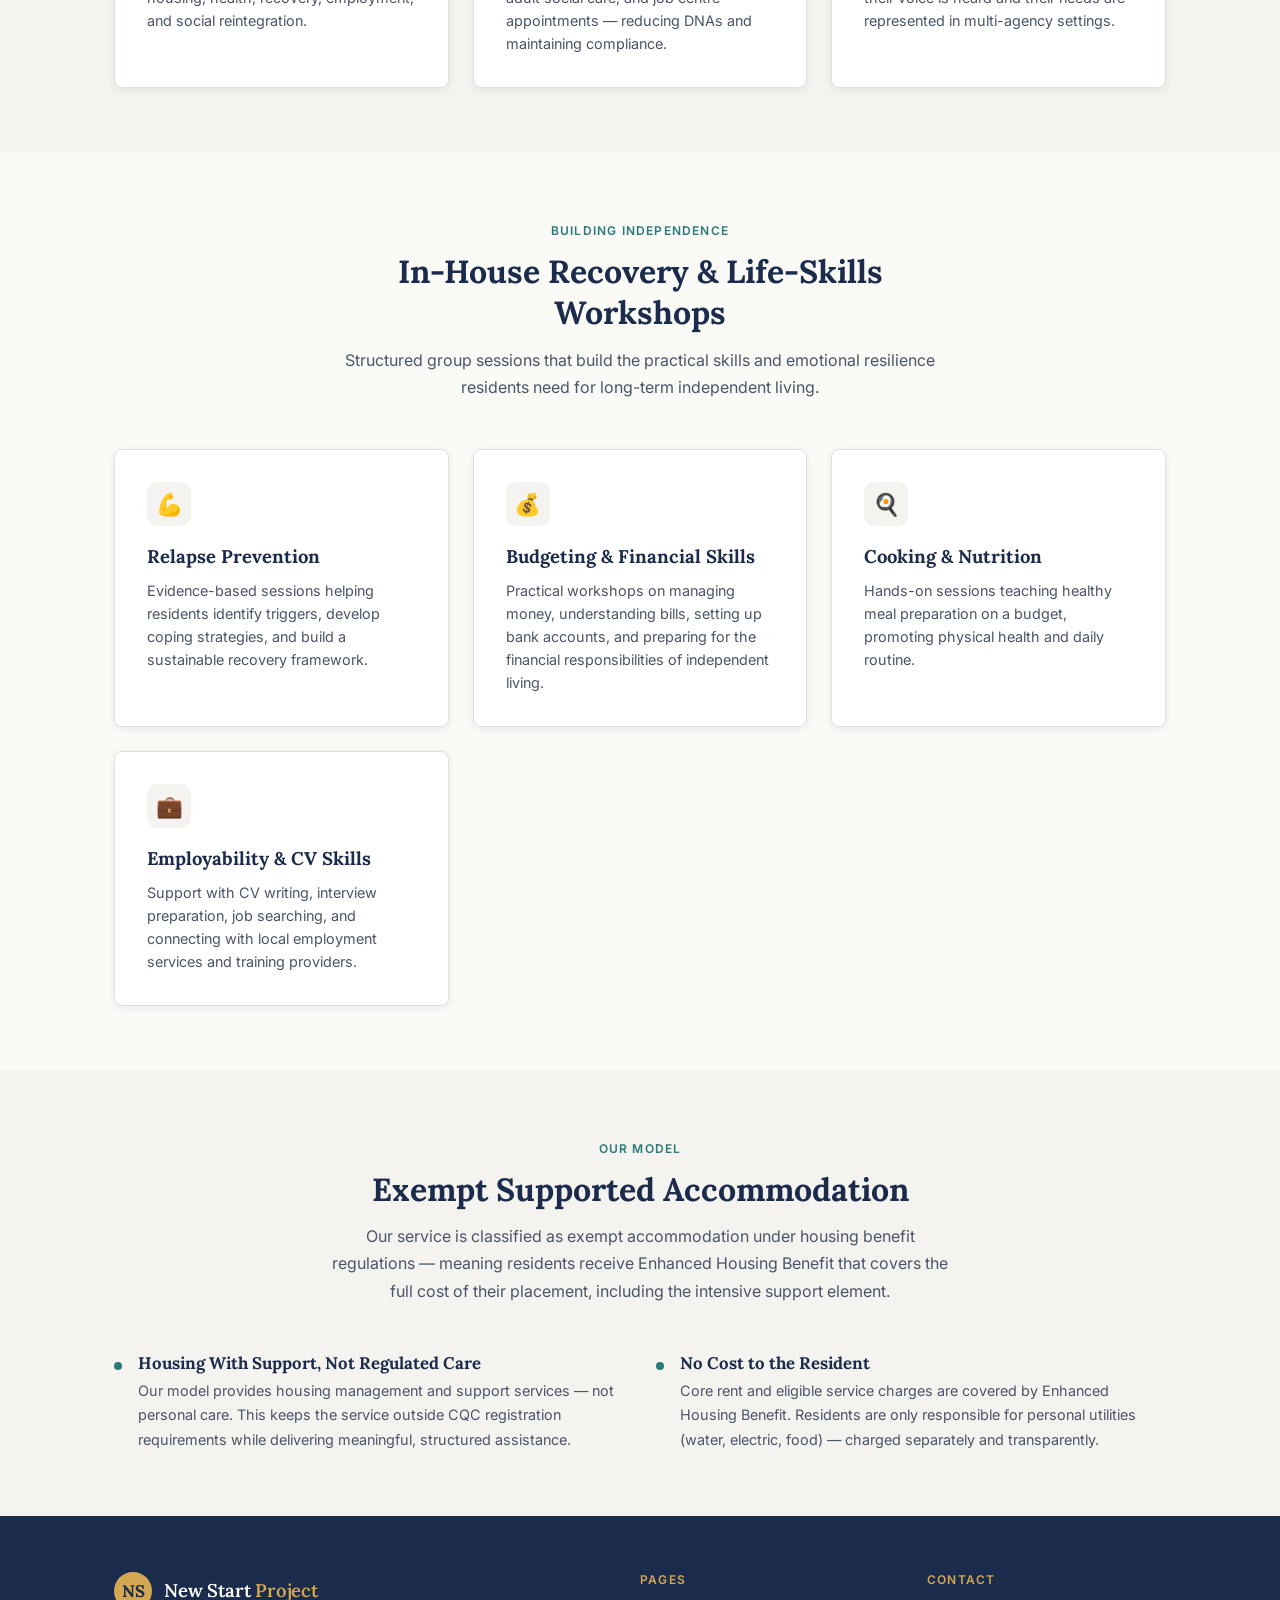
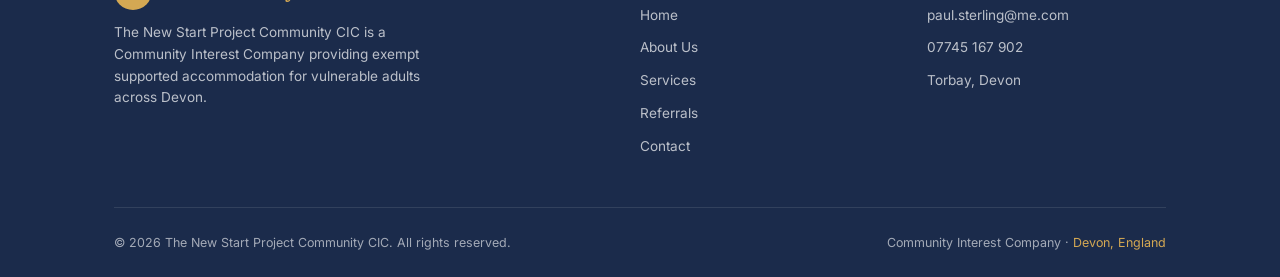
<file: services.html>
<!DOCTYPE html>
<html lang="en">
<head>
  <meta charset="UTF-8">
  <meta name="viewport" content="width=device-width, initial-scale=1.0">
  <title>Services | The New Start Project Community CIC</title>
  <meta name="description" content="Our supported housing services — intensive housing management, key-worker support, recovery workshops, and structured reintegration for vulnerable adults in Devon.">
  <link rel="preconnect" href="https://fonts.googleapis.com">
  <link href="https://fonts.googleapis.com/css2?family=Inter:wght@400;500;600;700;800&display=swap" rel="stylesheet">
  <link rel="stylesheet" href="style.css">
</head>
<body>

  <header>
    <div class="nav-container">
      <a href="index.html" class="logo">
        <div class="logo-icon">NS</div>
        <div class="logo-text">New Start <span>Project</span></div>
      </a>
      <button class="nav-toggle" onclick="document.querySelector('nav ul').classList.toggle('open')" aria-label="Toggle menu">
        <span></span><span></span><span></span>
      </button>
      <nav>
        <ul>
          <li><a href="index.html">Home</a></li>
          <li><a href="about.html">About</a></li>
          <li><a href="services.html" class="active">Services</a></li>
          <li><a href="referrals.html">Referrals</a></li>
          <li><a href="contact.html">Contact</a></li>
        </ul>
      </nav>
    </div>
  </header>

  <section class="hero">
    <div class="container">
      <div class="hero-badge">Our Services</div>
      <h1>Structured Support <span>That Works</span></h1>
      <p>We deliver exempt supported accommodation with intensive housing management — combining safe housing with the structured, person-centred support that helps residents sustain tenancies and rebuild their lives.</p>
    </div>
  </section>

  <!-- SERVICE 1: ACCOMMODATION -->
  <section>
    <div class="container">
      <div class="section-header">
        <div class="section-label">Core Service</div>
        <h2>Supported Accommodation &amp; Intensive Housing Management</h2>
        <p>Our properties provide more than a roof — they provide a structured environment where residents can stabilise and begin their recovery journey.</p>
      </div>
      <div class="feature-list">
        <div class="feature">
          <div class="feature-marker"></div>
          <div>
            <h4>Safe, Quality HMO Properties</h4>
            <p>Fully compliant 4-bed properties in Torquay and Paignton, meeting all HMO licensing, fire safety, and health standards.</p>
          </div>
        </div>
        <div class="feature">
          <div class="feature-marker"></div>
          <div>
            <h4>Daily Safety &amp; Welfare Checks</h4>
            <p>Regular property inspections, welfare checks, and facility maintenance to ensure a safe and habitable environment at all times.</p>
          </div>
        </div>
        <div class="feature">
          <div class="feature-marker"></div>
          <div>
            <h4>Tenancy Sustainment</h4>
            <p>Active support with rent management, room upkeep, neighbour relations, and compliance with house rules to prevent tenancy breakdown.</p>
          </div>
        </div>
        <div class="feature">
          <div class="feature-marker"></div>
          <div>
            <h4>Move-On Planning</h4>
            <p>From day one, we work with residents towards sustainable independent living — whether that's a social tenancy, private rental, or other supported pathway.</p>
          </div>
        </div>
      </div>
    </div>
  </section>

  <!-- SERVICE 2: KEY-WORKING -->
  <section>
    <div class="container">
      <div class="section-header">
        <div class="section-label">Person-Centred Support</div>
        <h2>1-on-1 Key-Working, Escort &amp; Advocacy</h2>
        <p>Every resident is matched with a dedicated key-worker who provides consistent, structured support throughout their placement.</p>
      </div>
      <div class="card-grid">
        <div class="card">
          <div class="card-icon">📋</div>
          <h3>Individual Support Plans</h3>
          <p>Tailored support plans reviewed regularly, setting clear goals across housing, health, recovery, employment, and social reintegration.</p>
        </div>
        <div class="card">
          <div class="card-icon">🚗</div>
          <h3>Escort to Appointments</h3>
          <p>Physical accompaniment to probation, NHS, addiction recovery meetings, adult social care, and job centre appointments — reducing DNAs and maintaining compliance.</p>
        </div>
        <div class="card">
          <div class="card-icon">📢</div>
          <h3>Advocacy &amp; Liaison</h3>
          <p>Acting as the resident's advocate across statutory services, ensuring their voice is heard and their needs are represented in multi-agency settings.</p>
        </div>
      </div>
    </div>
  </section>

  <!-- SERVICE 3: WORKSHOPS -->
  <section>
    <div class="container">
      <div class="section-header">
        <div class="section-label">Building Independence</div>
        <h2>In-House Recovery &amp; Life-Skills Workshops</h2>
        <p>Structured group sessions that build the practical skills and emotional resilience residents need for long-term independent living.</p>
      </div>
      <div class="card-grid">
        <div class="card">
          <div class="card-icon">💪</div>
          <h3>Relapse Prevention</h3>
          <p>Evidence-based sessions helping residents identify triggers, develop coping strategies, and build a sustainable recovery framework.</p>
        </div>
        <div class="card">
          <div class="card-icon">💰</div>
          <h3>Budgeting &amp; Financial Skills</h3>
          <p>Practical workshops on managing money, understanding bills, setting up bank accounts, and preparing for the financial responsibilities of independent living.</p>
        </div>
        <div class="card">
          <div class="card-icon">🍳</div>
          <h3>Cooking &amp; Nutrition</h3>
          <p>Hands-on sessions teaching healthy meal preparation on a budget, promoting physical health and daily routine.</p>
        </div>
        <div class="card">
          <div class="card-icon">💼</div>
          <h3>Employability &amp; CV Skills</h3>
          <p>Support with CV writing, interview preparation, job searching, and connecting with local employment services and training providers.</p>
        </div>
      </div>
    </div>
  </section>

  <!-- EXEMPT ACCOMMODATION -->
  <section>
    <div class="container">
      <div class="section-header">
        <div class="section-label">Our Model</div>
        <h2>Exempt Supported Accommodation</h2>
        <p>Our service is classified as exempt accommodation under housing benefit regulations — meaning residents receive Enhanced Housing Benefit that covers the full cost of their placement, including the intensive support element.</p>
      </div>
      <div class="feature-list">
        <div class="feature">
          <div class="feature-marker"></div>
          <div>
            <h4>Housing With Support, Not Regulated Care</h4>
            <p>Our model provides housing management and support services — not personal care. This keeps the service outside CQC registration requirements while delivering meaningful, structured assistance.</p>
          </div>
        </div>
        <div class="feature">
          <div class="feature-marker"></div>
          <div>
            <h4>No Cost to the Resident</h4>
            <p>Core rent and eligible service charges are covered by Enhanced Housing Benefit. Residents are only responsible for personal utilities (water, electric, food) — charged separately and transparently.</p>
          </div>
        </div>
      </div>
    </div>
  </section>

  <footer>
    <div class="container">
      <div class="footer-grid">
        <div class="footer-brand">
          <div class="logo" style="margin-bottom: 0.5rem;">
            <div class="logo-icon">NS</div>
            <div class="logo-text">New Start <span>Project</span></div>
          </div>
          <p>The New Start Project Community CIC is a Community Interest Company providing exempt supported accommodation for vulnerable adults across Devon.</p>
        </div>
        <div>
          <h4>PAGES</h4>
          <ul>
            <li><a href="index.html">Home</a></li>
            <li><a href="about.html">About Us</a></li>
            <li><a href="services.html">Services</a></li>
            <li><a href="referrals.html">Referrals</a></li>
            <li><a href="contact.html">Contact</a></li>
          </ul>
        </div>
        <div>
          <h4>CONTACT</h4>
          <ul>
            <li><a href="mailto:paul.sterling@me.com">paul.sterling@me.com</a></li>
            <li><a href="tel:07745167902">07745 167 902</a></li>
            <li><a href="#">Torbay, Devon</a></li>
          </ul>
        </div>
      </div>
      <div class="footer-bottom">
        <div>&copy; 2026 The New Start Project Community CIC. All rights reserved.</div>
        <div>Community Interest Company &middot; <span>Devon, England</span></div>
      </div>
    </div>
  </footer>

</body>
</html>
</file>
<file: style.css>
@import url('https://fonts.googleapis.com/css2?family=Inter:wght@400;500;600;700;800&family=Lora:wght@600;700&display=swap');

/* ==========================================================================
   The New Start Project Community CIC
   Covers BOTH markup styles in this site:
     - index.html            .site-nav / .hero-inner / .section-alt / .site-footer
     - about, services,
       referrals, contact    header / .nav-container / .container / footer
   ========================================================================== */

:root {
--navy: #1B2B4B;
--navy-light: #2A3F6B;
--teal: #2B7A78;
--teal-light: #3AAFA9;
--gold: #D4A853;
--warm-bg: #FAFAF7;
--warm-card: #F5F3EF;
--text-primary: #1A1A1A;
--text-secondary: #4A5568;
--text-light: #718096;
--white: #FFFFFF;
--border: #E2DFD8;
--shadow: 0 2px 8px rgba(27,43,75,0.08);
--shadow-lg: 0 8px 24px rgba(27,43,75,0.12);
--radius: 8px;
--max-width: 1100px;
--content-width: 740px;
}

*, *::before, *::after { box-sizing: border-box; margin: 0; padding: 0; }
html { scroll-behavior: smooth; }

body {
font-family: 'Inter', -apple-system, BlinkMacSystemFont, 'Segoe UI', sans-serif;
color: var(--text-primary);
background: var(--warm-bg);
line-height: 1.7;
font-size: 16px;
-webkit-font-smoothing: antialiased;
}

a { color: var(--teal); text-decoration: none; transition: color 0.2s; }
a:hover { color: var(--teal-light); }
img { max-width: 100%; display: block; }

h1, h2, h3, h4 {
font-family: 'Lora', Georgia, serif;
color: var(--navy);
font-weight: 700;
line-height: 1.3;
}
h1 { font-size: 2.5rem; margin-bottom: 1rem; }
h2 { font-size: 1.8rem; margin-bottom: 0.75rem; }
h3 { font-size: 1.3rem; margin-bottom: 0.5rem; }
h4 { font-size: 1rem; }
p { margin-bottom: 1rem; }
strong { color: var(--navy); }

/* ---- LAYOUT WRAPPERS ---- */

.container,
.section-inner,
.nav-container,
.nav-inner,
.footer-inner {
max-width: var(--max-width);
margin: 0 auto;
padding: 0 1.5rem;
}

section { padding: 4rem 0; }
.section { padding: 4rem 0; }

/* index.html marks its own alternating bands with .section-alt.
   The other pages use bare <section> elements, so they alternate by position.
   :not(.hero) is essential — without it the cream band overrides the navy hero,
   because section:nth-child(even) (0,1,1) outranks .hero (0,1,0). */
.section-alt { background: var(--warm-card); }
section:nth-child(even):not(.hero) { background: var(--warm-card); }

/* ---- NAV (both variants) ---- */

header,
.site-nav {
background: var(--navy);
position: sticky;
top: 0;
z-index: 100;
}

.nav-container,
.nav-inner {
display: flex;
align-items: center;
justify-content: space-between;
height: 70px;
}

.logo { display: flex; align-items: center; gap: 0.75rem; text-decoration: none; }

.logo-icon {
width: 38px;
height: 38px;
background: var(--gold);
border-radius: 50%;
display: flex;
align-items: center;
justify-content: center;
font-family: 'Lora', Georgia, serif;
font-weight: 700;
color: var(--navy);
font-size: 1.05rem;
flex-shrink: 0;
}

.logo-text,
.nav-brand {
font-family: 'Lora', Georgia, serif;
color: var(--white);
font-weight: 600;
font-size: 1.15rem;
letter-spacing: -0.01em;
}
.logo-text span,
.nav-brand span { color: var(--gold); }

nav ul,
.nav-links { list-style: none; display: flex; gap: 2rem; }

nav a,
.nav-links a {
color: rgba(255,255,255,0.8);
font-size: 0.85rem;
font-weight: 500;
padding: 0.4rem 0;
position: relative;
}
nav a:hover, nav a.active,
.nav-links a:hover, .nav-links a.active { color: var(--gold); }

nav a.active::after,
.nav-links a.active::after {
content: '';
position: absolute;
bottom: -2px;
left: 0;
right: 0;
height: 2px;
background: var(--gold);
border-radius: 2px;
}

.nav-toggle { display: none; background: none; border: none; cursor: pointer; padding: 0.5rem; }
.nav-toggle span { display: block; width: 22px; height: 2px; background: var(--white); margin: 5px 0; }

/* ---- HERO ---- */

.hero {
background-color: var(--navy); /* fallback under the gradient */
background-image: linear-gradient(135deg, var(--navy) 0%, var(--navy-light) 100%);
padding: 5rem 0;
text-align: center;
}

.hero-inner {
max-width: 720px;
margin: 0 auto;
padding: 0 1.5rem;
}

.hero h1, .hero h2 { color: var(--white); letter-spacing: -0.02em; }
.hero h1 { font-size: 2.8rem; margin-bottom: 1.2rem; }
.hero h1 em, .hero h1 span { font-style: normal; color: var(--gold); }

.hero p {
color: rgba(255,255,255,0.8);
font-size: 1.1rem;
line-height: 1.7;
max-width: 620px;
margin: 0 auto 2rem;
}

.hero-badge,
.hero-tag {
display: inline-block;
color: var(--gold);
border: 1px solid rgba(212,168,83,0.3);
font-size: 0.8rem;
font-weight: 600;
letter-spacing: 0.12em;
text-transform: uppercase;
padding: 0.35rem 1rem;
border-radius: 20px;
margin-bottom: 1.2rem;
}

.hero-buttons,
.btn-group { display: flex; gap: 1rem; justify-content: center; flex-wrap: wrap; }

/* ---- BUTTONS ---- */

.btn,
.hero-cta,
.hero-cta-outline {
display: inline-block;
padding: 0.85rem 2rem;
border-radius: var(--radius);
font-family: inherit;
font-weight: 600;
font-size: 0.95rem;
cursor: pointer;
border: none;
text-decoration: none;
transition: background 0.2s, color 0.2s, border-color 0.2s, transform 0.2s;
}

.btn-primary,
.hero-cta { background: var(--teal); color: var(--white); }
.btn-primary:hover,
.hero-cta:hover { background: var(--teal-light); color: var(--white); transform: translateY(-1px); }

.hero-cta-outline {
background: transparent;
color: var(--white);
border: 2px solid rgba(255,255,255,0.5);
}
.hero-cta-outline:hover { border-color: var(--gold); color: var(--gold); }

.btn-outline {
background: transparent;
color: var(--teal);
border: 2px solid var(--teal);
}
.btn-outline:hover { background: var(--teal); color: var(--white); }

.hero .btn-outline { color: var(--white); border-color: rgba(255,255,255,0.5); }
.hero .btn-outline:hover { border-color: var(--gold); color: var(--gold); background: transparent; }

/* ---- SECTION HEADERS ---- */

.section-header { text-align: center; max-width: 620px; margin: 0 auto 3rem; }
.section-header h2 { font-size: 2rem; margin-bottom: 0.8rem; }
.section-header p { color: var(--text-secondary); font-size: 1rem; }

.section-label {
display: inline-block;
color: var(--teal);
font-size: 0.75rem;
font-weight: 600;
letter-spacing: 0.1em;
text-transform: uppercase;
margin-bottom: 0.6rem;
}

/* ---- CARDS ---- */

.card-grid,
.cards-grid {
display: grid;
grid-template-columns: repeat(auto-fit, minmax(300px, 1fr));
gap: 1.5rem;
margin-top: 2rem;
}

.card {
background: var(--white);
border: 1px solid var(--border);
border-radius: var(--radius);
padding: 2rem;
box-shadow: var(--shadow);
transition: box-shadow 0.2s, transform 0.2s;
}
.card:hover { box-shadow: var(--shadow-lg); transform: translateY(-2px); }

.card-icon {
width: 44px;
height: 44px;
background: var(--warm-card);
border-radius: 10px;
display: flex;
align-items: center;
justify-content: center;
margin-bottom: 1.2rem;
font-size: 1.35rem;
}

.card h3 { color: var(--navy); font-size: 1.15rem; margin-bottom: 0.6rem; }
.card p { color: var(--text-secondary); font-size: 0.9rem; line-height: 1.6; margin-bottom: 0; }

/* ---- STATS ---- */

.stats-row {
display: grid;
grid-template-columns: repeat(auto-fit, minmax(200px, 1fr));
gap: 1.5rem;
margin-top: 2rem;
}

.stat { text-align: center; padding: 1.5rem; }
.stat-number {
font-family: 'Lora', Georgia, serif;
font-size: 2.5rem;
font-weight: 700;
color: var(--teal);
line-height: 1.15;
margin-bottom: 0.35rem;
}
.stat-label { color: var(--text-secondary); font-size: 0.9rem; }

/* ---- FEATURE LIST ---- */

.feature-list {
display: grid;
grid-template-columns: repeat(auto-fit, minmax(280px, 1fr));
gap: 2rem;
margin-top: 2rem;
}

.feature { display: flex; gap: 1rem; }
.feature-marker {
flex-shrink: 0;
width: 8px;
height: 8px;
background: var(--teal);
border-radius: 50%;
margin-top: 0.6rem;
}
.feature h4 { color: var(--navy); font-size: 1.05rem; margin-bottom: 0.25rem; }
.feature p { color: var(--text-secondary); font-size: 0.9rem; margin: 0; }

/* ---- PROCESS STEPS ---- */

.process-steps {
display: grid;
grid-template-columns: repeat(auto-fit, minmax(220px, 1fr));
gap: 1.5rem;
margin-top: 2rem;
}

.step { text-align: center; padding: 1.5rem; }
.step-number {
width: 44px;
height: 44px;
background: var(--teal);
color: var(--white);
border-radius: 50%;
display: flex;
align-items: center;
justify-content: center;
font-family: 'Lora', Georgia, serif;
font-weight: 700;
font-size: 1.1rem;
margin: 0 auto 1rem;
}
.step h3 { font-size: 1.1rem; }
.step p { color: var(--text-secondary); font-size: 0.9rem; margin-bottom: 0; }

/* ---- CONTACT ---- */

.contact-grid { display: grid; grid-template-columns: 1fr 1fr; gap: 3rem; margin-top: 1rem; }
.contact-info-block { display: flex; gap: 1rem; margin-bottom: 1.5rem; }
.contact-icon {
flex-shrink: 0;
width: 44px;
height: 44px;
background: var(--warm-card);
border-radius: 10px;
display: flex;
align-items: center;
justify-content: center;
font-size: 1.2rem;
}
.contact-info-block h4 { color: var(--navy); font-size: 0.95rem; margin-bottom: 0.15rem; }
.contact-info-block p { color: var(--text-secondary); font-size: 0.9rem; margin: 0; }

.contact-form input,
.contact-form textarea,
.contact-form select {
width: 100%;
padding: 0.75rem 1rem;
border: 1px solid var(--border);
border-radius: var(--radius);
font-family: inherit;
font-size: 0.95rem;
margin-bottom: 1rem;
color: var(--text-primary);
background: var(--white);
}
.contact-form input::placeholder,
.contact-form textarea::placeholder { color: var(--text-light); }
.contact-form input:focus,
.contact-form textarea:focus,
.contact-form select:focus { outline: none; border-color: var(--teal); }
.contact-form textarea { min-height: 120px; resize: vertical; }

/* ---- BADGE ---- */

.cic-badge {
display: inline-flex;
align-items: center;
gap: 0.4rem;
background: rgba(212,168,83,0.1);
border: 1px solid rgba(212,168,83,0.25);
color: var(--gold);
padding: 0.3rem 0.8rem;
border-radius: 999px;
font-size: 0.75rem;
font-weight: 600;
}

/* ---- FOOTER (both variants) ---- */

footer,
.site-footer {
background: var(--navy);
color: rgba(255,255,255,0.7);
padding: 3.5rem 0 1.5rem;
}

.footer-grid {
display: grid;
grid-template-columns: 2fr 1fr 1fr;
gap: 3rem;
margin-bottom: 2.5rem;
}

.footer-brand {
font-family: 'Lora', Georgia, serif;
font-size: 1.15rem;
font-weight: 600;
color: var(--white);
}
.footer-brand span { color: var(--gold); }
.footer-brand p,
.footer-desc {
font-family: 'Inter', sans-serif;
font-size: 0.85rem;
font-weight: 400;
color: rgba(255,255,255,0.7);
line-height: 1.6;
margin-top: 0.75rem;
max-width: 340px;
}

footer h4,
.footer-heading {
font-family: 'Inter', sans-serif;
color: var(--gold);
font-size: 0.75rem;
font-weight: 600;
letter-spacing: 0.1em;
text-transform: uppercase;
margin-bottom: 1rem;
}

footer ul,
.footer-links { list-style: none; }
footer li { margin-bottom: 0.6rem; }
footer li,
.footer-links li { font-size: 0.85rem; }
footer li a,
.footer-links a { color: rgba(255,255,255,0.7); font-size: 0.85rem; }
footer li a:hover,
.footer-links a:hover { color: var(--gold); }

.footer-bottom {
border-top: 1px solid rgba(255,255,255,0.1);
padding-top: 1.5rem;
display: flex;
justify-content: space-between;
align-items: center;
flex-wrap: wrap;
gap: 0.75rem;
font-size: 0.78rem;
color: rgba(255,255,255,0.6);
}
.footer-bottom span { color: var(--gold); }

/* ---- RESPONSIVE ---- */

@media (max-width: 768px) {
h1 { font-size: 2rem; }
.hero h1 { font-size: 2.1rem; }
.hero { padding: 3.5rem 0; }
section, .section { padding: 3rem 0; }

.nav-toggle { display: block; }
nav ul,
.nav-links {
display: none;
position: absolute;
top: 70px;
left: 0;
right: 0;
background: var(--navy);
flex-direction: column;
padding: 1rem 1.5rem 1.5rem;
gap: 0.8rem;
border-top: 1px solid rgba(255,255,255,0.1);
}
nav ul.open,
.nav-links.open { display: flex; }

.card-grid, .cards-grid { grid-template-columns: 1fr; }
.contact-grid { grid-template-columns: 1fr; gap: 2rem; }
.footer-grid { grid-template-columns: 1fr; gap: 2rem; }
.footer-bottom { flex-direction: column; align-items: flex-start; }
}
</file>
